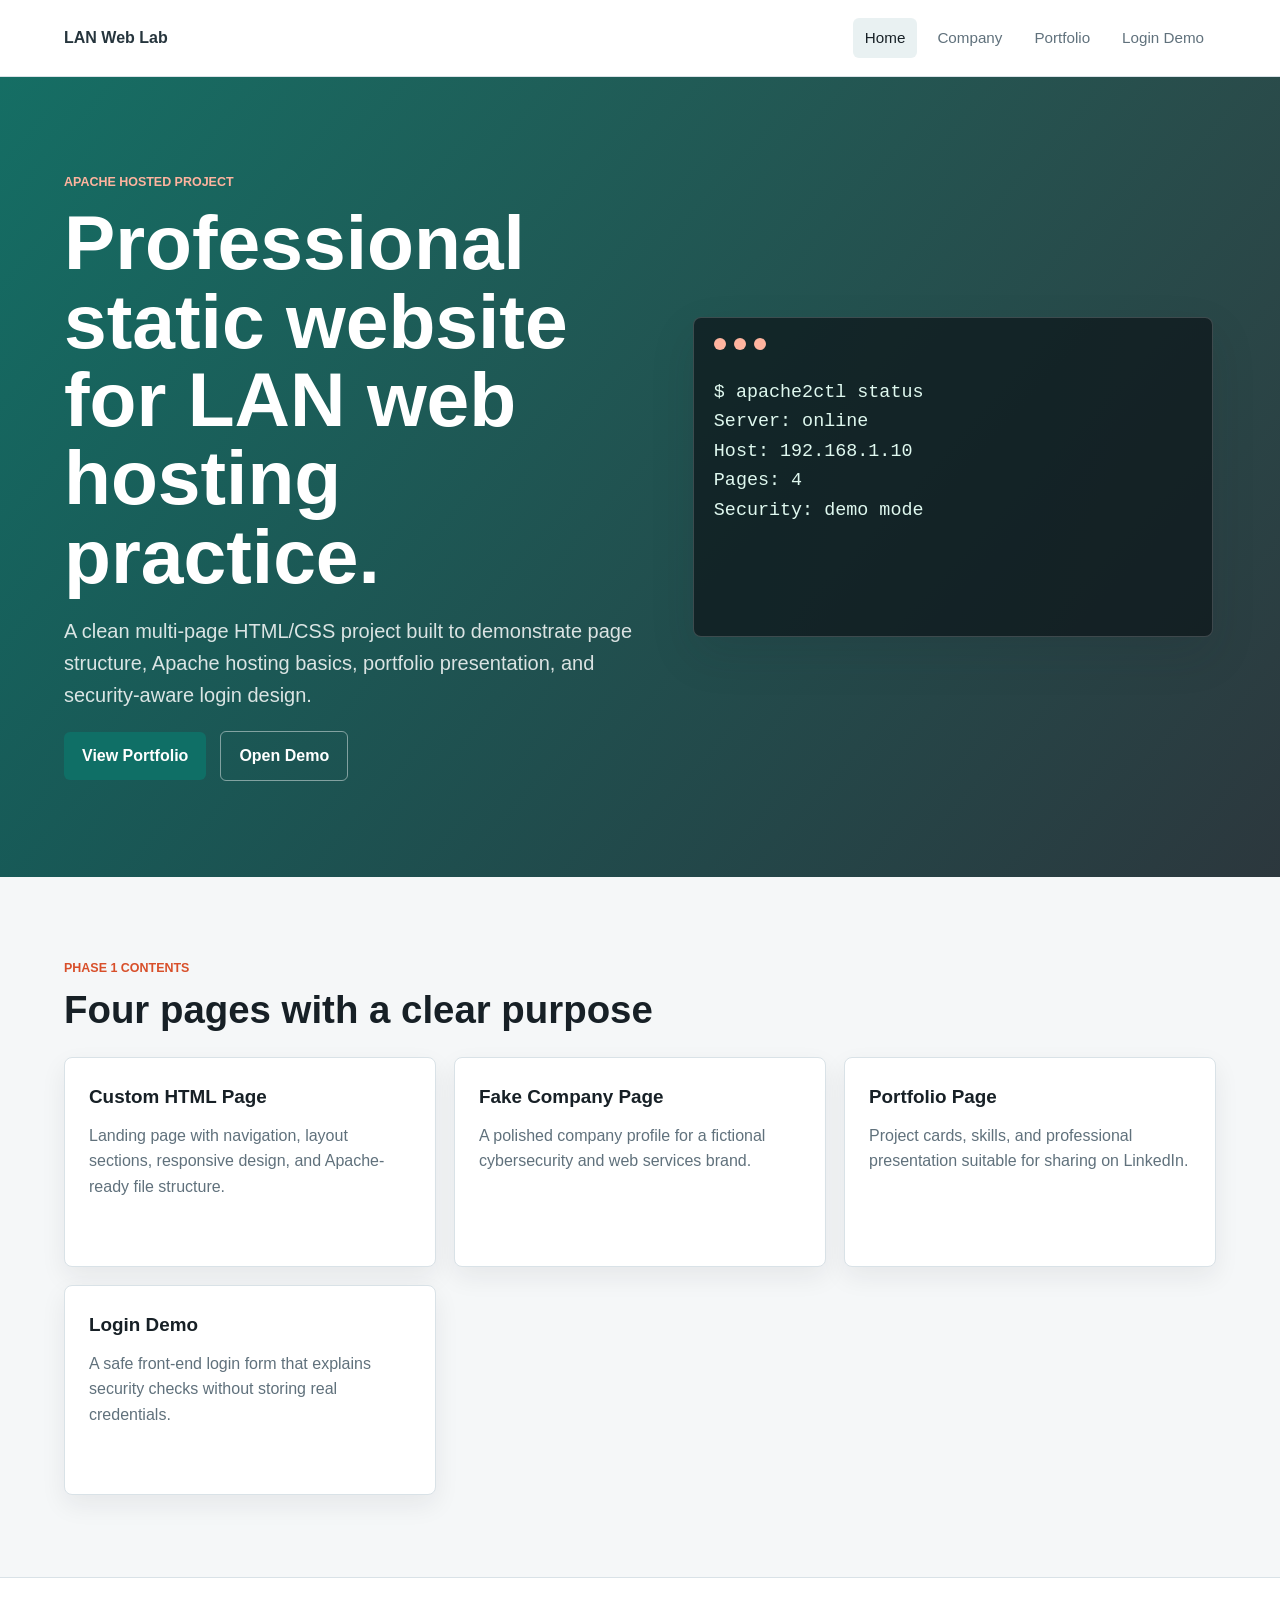
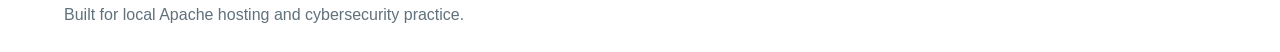
<file: index.html>
<!DOCTYPE html>
<html lang="en">
<head>
  <meta charset="UTF-8">
  <meta name="viewport" content="width=device-width, initial-scale=1.0">
  <title>LAN Web Lab | Apache Demo</title>
  <link rel="stylesheet" href="style.css">
</head>
<body>
  <header class="site-header">
    <a class="brand" href="index.html">LAN Web Lab</a>
    <nav class="nav-links" aria-label="Main navigation">
      <a href="index.html" aria-current="page">Home</a>
      <a href="company.html">Company</a>
      <a href="portfolio.html">Portfolio</a>
      <a href="login-demo.html">Login Demo</a>
    </nav>
  </header>

  <main>
    <section class="hero">
      <div class="hero-content">
        <p class="eyebrow">Apache hosted project</p>
        <h1>Professional static website for LAN web hosting practice.</h1>
        <p class="lead">A clean multi-page HTML/CSS project built to demonstrate page structure, Apache hosting basics, portfolio presentation, and security-aware login design.</p>
        <div class="hero-actions">
          <a class="button primary" href="portfolio.html">View Portfolio</a>
          <a class="button secondary" href="login-demo.html">Open Demo</a>
        </div>
      </div>
      <div class="hero-visual" aria-label="Server dashboard illustration">
        <div class="terminal-window">
          <div class="terminal-dots">
            <span></span><span></span><span></span>
          </div>
          <pre><code>$ apache2ctl status
Server: online
Host: 192.168.1.10
Pages: 4
Security: demo mode</code></pre>
        </div>
      </div>
    </section>

    <section class="section">
      <div class="section-heading">
        <p class="eyebrow">Phase 1 contents</p>
        <h2>Four pages with a clear purpose</h2>
      </div>
      <div class="feature-grid">
        <article class="feature-card">
          <h3>Custom HTML Page</h3>
          <p>Landing page with navigation, layout sections, responsive design, and Apache-ready file structure.</p>
        </article>
        <article class="feature-card">
          <h3>Fake Company Page</h3>
          <p>A polished company profile for a fictional cybersecurity and web services brand.</p>
        </article>
        <article class="feature-card">
          <h3>Portfolio Page</h3>
          <p>Project cards, skills, and professional presentation suitable for sharing on LinkedIn.</p>
        </article>
        <article class="feature-card">
          <h3>Login Demo</h3>
          <p>A safe front-end login form that explains security checks without storing real credentials.</p>
        </article>
      </div>
    </section>
  </main>

  <footer class="site-footer">
    <p>Built for local Apache hosting and cybersecurity practice.</p>
  </footer>
</body>
</html>
</file>
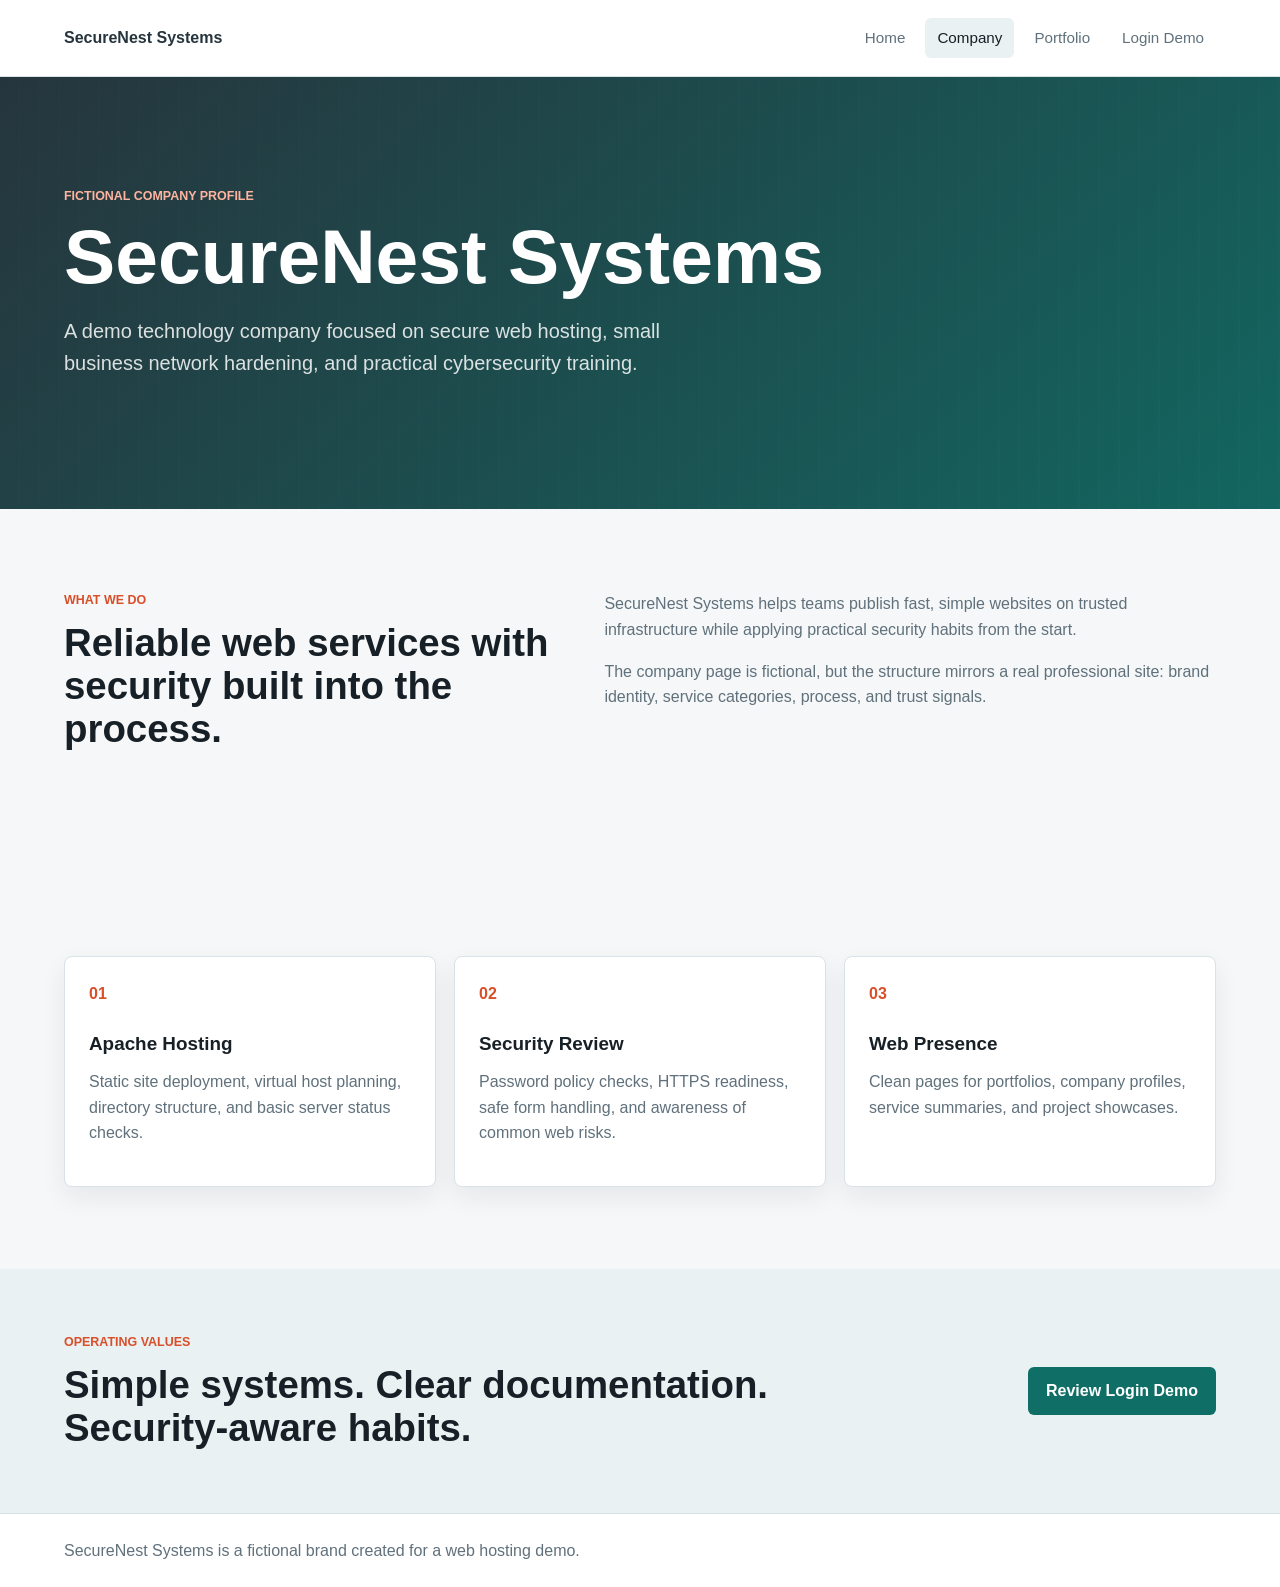
<file: company.html>
<!DOCTYPE html>
<html lang="en">
<head>
  <meta charset="UTF-8">
  <meta name="viewport" content="width=device-width, initial-scale=1.0">
  <title>SecureNest Systems | Company</title>
  <link rel="stylesheet" href="style.css">
</head>
<body>
  <header class="site-header">
    <a class="brand" href="index.html">SecureNest Systems</a>
    <nav class="nav-links" aria-label="Main navigation">
      <a href="index.html">Home</a>
      <a href="company.html" aria-current="page">Company</a>
      <a href="portfolio.html">Portfolio</a>
      <a href="login-demo.html">Login Demo</a>
    </nav>
  </header>

  <main>
    <section class="page-hero company-hero">
      <div>
        <p class="eyebrow">Fictional company profile</p>
        <h1>SecureNest Systems</h1>
        <p class="lead">A demo technology company focused on secure web hosting, small business network hardening, and practical cybersecurity training.</p>
      </div>
    </section>

    <section class="section split">
      <div>
        <p class="eyebrow">What we do</p>
        <h2>Reliable web services with security built into the process.</h2>
      </div>
      <div class="text-stack">
        <p>SecureNest Systems helps teams publish fast, simple websites on trusted infrastructure while applying practical security habits from the start.</p>
        <p>The company page is fictional, but the structure mirrors a real professional site: brand identity, service categories, process, and trust signals.</p>
      </div>
    </section>

    <section class="section">
      <div class="service-grid">
        <article class="service-card">
          <span class="card-number">01</span>
          <h3>Apache Hosting</h3>
          <p>Static site deployment, virtual host planning, directory structure, and basic server status checks.</p>
        </article>
        <article class="service-card">
          <span class="card-number">02</span>
          <h3>Security Review</h3>
          <p>Password policy checks, HTTPS readiness, safe form handling, and awareness of common web risks.</p>
        </article>
        <article class="service-card">
          <span class="card-number">03</span>
          <h3>Web Presence</h3>
          <p>Clean pages for portfolios, company profiles, service summaries, and project showcases.</p>
        </article>
      </div>
    </section>

    <section class="band">
      <div>
        <p class="eyebrow">Operating values</p>
        <h2>Simple systems. Clear documentation. Security-aware habits.</h2>
      </div>
      <a class="button primary" href="login-demo.html">Review Login Demo</a>
    </section>
  </main>

  <footer class="site-footer">
    <p>SecureNest Systems is a fictional brand created for a web hosting demo.</p>
  </footer>
</body>
</html>
</file>
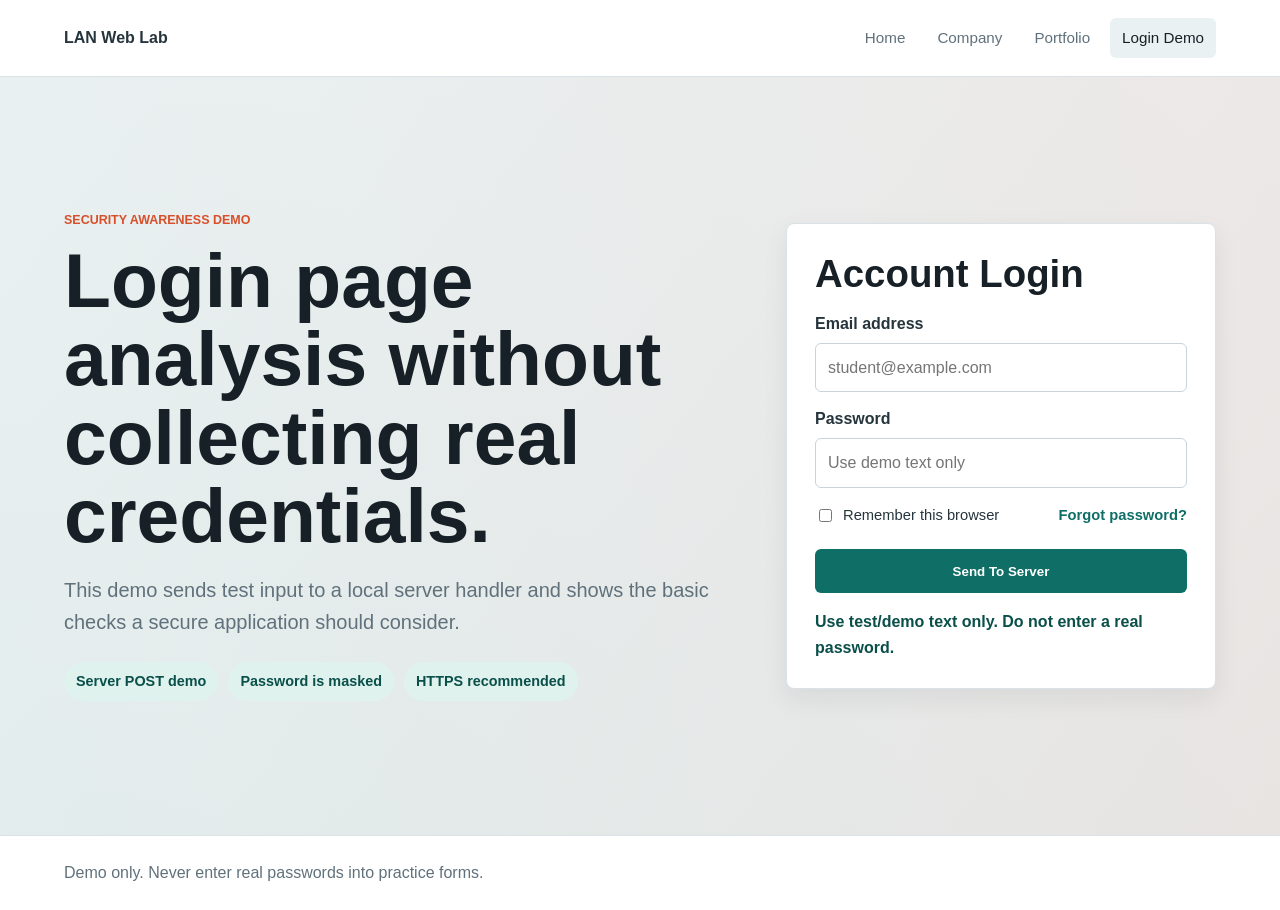
<file: login-demo.html>
<!DOCTYPE html>
<html lang="en">
<head>
  <meta charset="UTF-8">
  <meta name="viewport" content="width=device-width, initial-scale=1.0">
  <title>Login Demo | Security Awareness</title>
  <link rel="stylesheet" href="style.css">
</head>
<body>
  <header class="site-header">
    <a class="brand" href="index.html">LAN Web Lab</a>
    <nav class="nav-links" aria-label="Main navigation">
      <a href="index.html">Home</a>
      <a href="company.html">Company</a>
      <a href="portfolio.html">Portfolio</a>
      <a href="login-demo.html" aria-current="page">Login Demo</a>
    </nav>
  </header>

  <main class="login-page">
    <section class="login-layout">
      <div class="login-copy">
        <p class="eyebrow">Security awareness demo</p>
        <h1>Login page analysis without collecting real credentials.</h1>
        <p class="lead">This demo sends test input to a local server handler and shows the basic checks a secure application should consider.</p>
        <div class="security-points">
          <span>Server POST demo</span>
          <span>Password is masked</span>
          <span>HTTPS recommended</span>
        </div>
      </div>

      <form class="login-panel" action="login-submit.php" method="post">
        <h2>Account Login</h2>
        <label for="email">Email address</label>
        <input id="email" name="email" type="email" placeholder="student@example.com" autocomplete="username" required>

        <label for="password">Password</label>
        <input id="password" name="password" type="password" placeholder="Use demo text only" autocomplete="current-password" minlength="8" required>

        <div class="form-row">
          <label class="checkbox-label">
            <input type="checkbox" name="remember">
            <span>Remember this browser</span>
          </label>
          <a href="#">Forgot password?</a>
        </div>

        <button class="button primary full-width" type="submit">Send To Server</button>
        <p class="demo-message">Use test/demo text only. Do not enter a real password.</p>
      </form>
    </section>
  </main>

  <footer class="site-footer">
    <p>Demo only. Never enter real passwords into practice forms.</p>
  </footer>
</body>
</html>
</file>
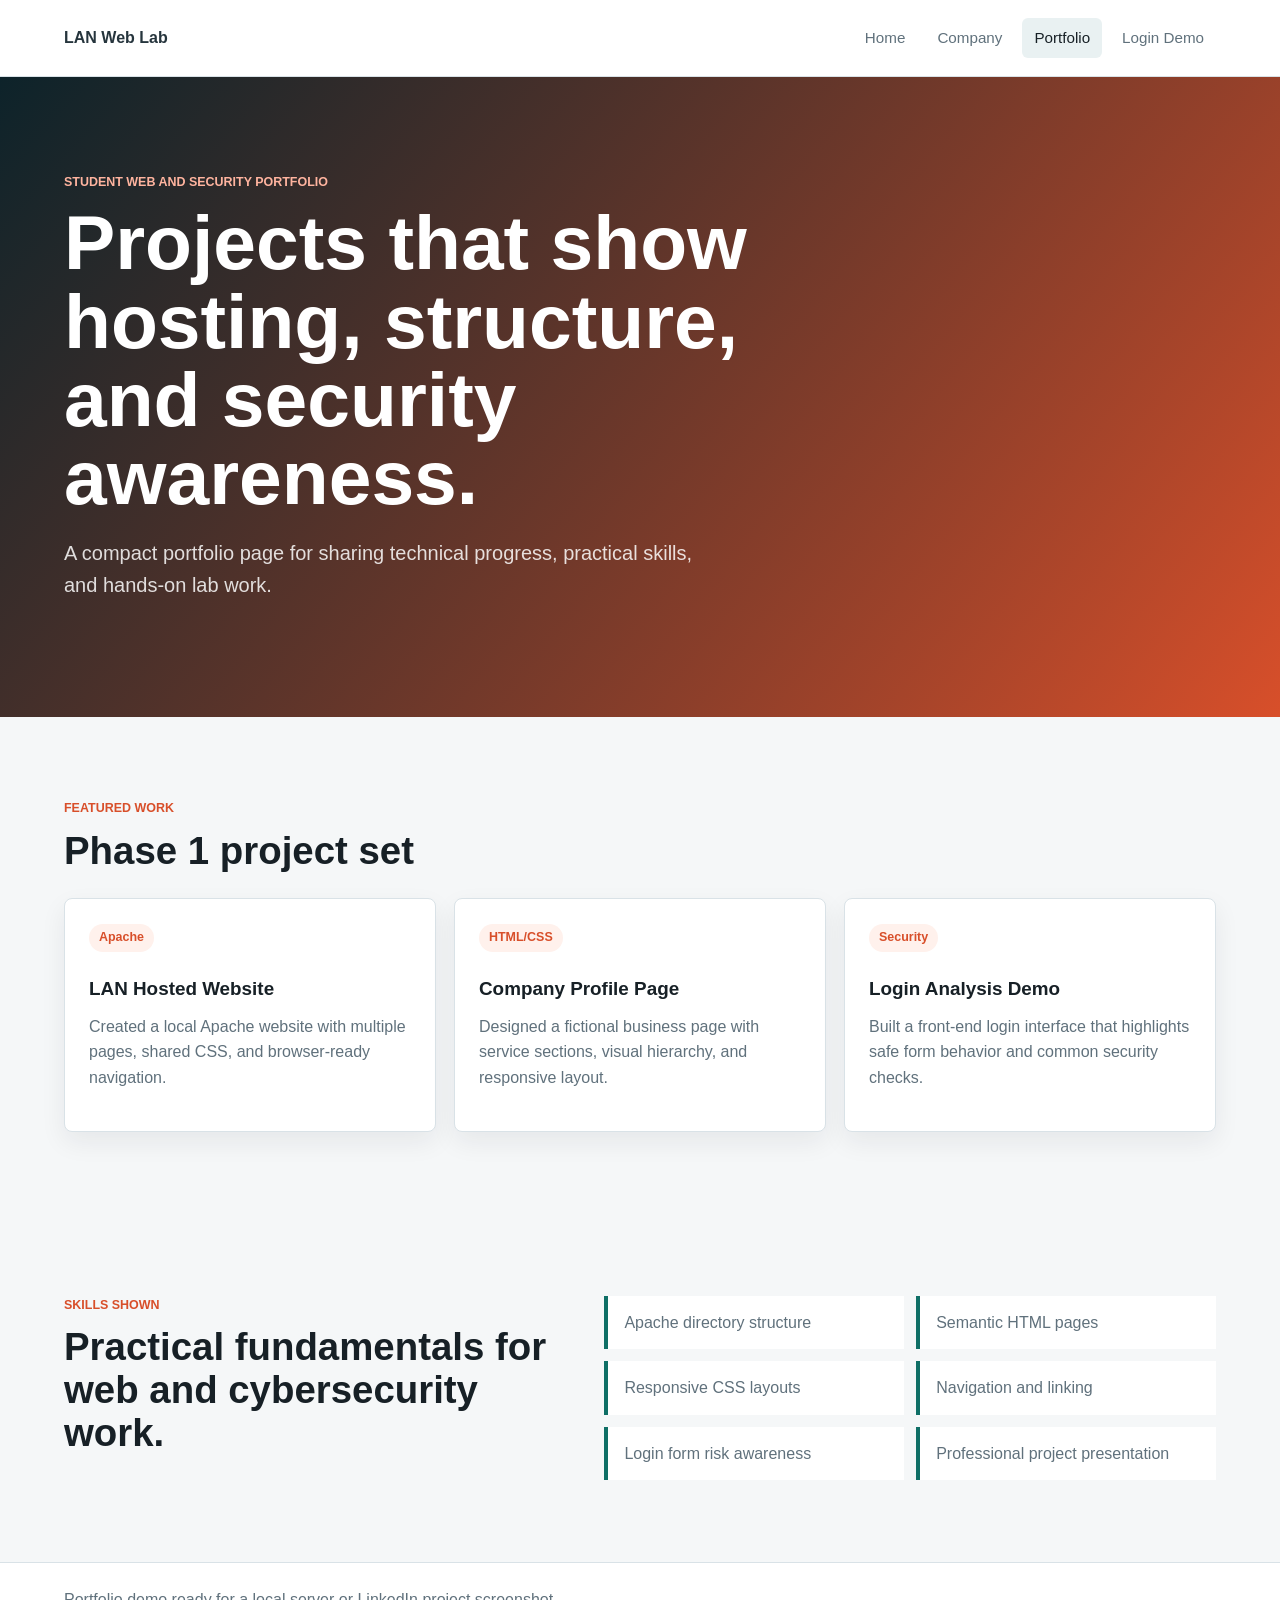
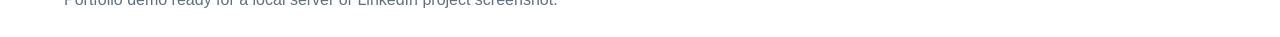
<file: portfolio.html>
<!DOCTYPE html>
<html lang="en">
<head>
  <meta charset="UTF-8">
  <meta name="viewport" content="width=device-width, initial-scale=1.0">
  <title>Portfolio | LAN Web Lab</title>
  <link rel="stylesheet" href="style.css">
</head>
<body>
  <header class="site-header">
    <a class="brand" href="index.html">LAN Web Lab</a>
    <nav class="nav-links" aria-label="Main navigation">
      <a href="index.html">Home</a>
      <a href="company.html">Company</a>
      <a href="portfolio.html" aria-current="page">Portfolio</a>
      <a href="login-demo.html">Login Demo</a>
    </nav>
  </header>

  <main>
    <section class="page-hero portfolio-hero">
      <div>
        <p class="eyebrow">Student web and security portfolio</p>
        <h1>Projects that show hosting, structure, and security awareness.</h1>
        <p class="lead">A compact portfolio page for sharing technical progress, practical skills, and hands-on lab work.</p>
      </div>
    </section>

    <section class="section">
      <div class="section-heading">
        <p class="eyebrow">Featured work</p>
        <h2>Phase 1 project set</h2>
      </div>
      <div class="project-grid">
        <article class="project-card">
          <div class="project-tag">Apache</div>
          <h3>LAN Hosted Website</h3>
          <p>Created a local Apache website with multiple pages, shared CSS, and browser-ready navigation.</p>
        </article>
        <article class="project-card">
          <div class="project-tag">HTML/CSS</div>
          <h3>Company Profile Page</h3>
          <p>Designed a fictional business page with service sections, visual hierarchy, and responsive layout.</p>
        </article>
        <article class="project-card">
          <div class="project-tag">Security</div>
          <h3>Login Analysis Demo</h3>
          <p>Built a front-end login interface that highlights safe form behavior and common security checks.</p>
        </article>
      </div>
    </section>

    <section class="section split">
      <div>
        <p class="eyebrow">Skills shown</p>
        <h2>Practical fundamentals for web and cybersecurity work.</h2>
      </div>
      <ul class="skill-list">
        <li>Apache directory structure</li>
        <li>Semantic HTML pages</li>
        <li>Responsive CSS layouts</li>
        <li>Navigation and linking</li>
        <li>Login form risk awareness</li>
        <li>Professional project presentation</li>
      </ul>
    </section>
  </main>

  <footer class="site-footer">
    <p>Portfolio demo ready for a local server or LinkedIn project screenshot.</p>
  </footer>
</body>
</html>
</file>
<file: style.css>
:root {
  --bg: #f5f7f8;
  --surface: #ffffff;
  --ink: #172026;
  --muted: #60717c;
  --line: #d9e2e7;
  --primary: #0f6f66;
  --primary-dark: #0a4f49;
  --accent: #d84f2a;
  --accent-soft: #fff1ec;
  --steel: #26353d;
  --shadow: 0 18px 45px rgba(23, 32, 38, 0.12);
}

* {
  box-sizing: border-box;
}

body {
  margin: 0;
  font-family: Arial, Helvetica, sans-serif;
  color: var(--ink);
  background: var(--bg);
  line-height: 1.6;
}

a {
  color: inherit;
  text-decoration: none;
}

.site-header {
  position: sticky;
  top: 0;
  z-index: 20;
  display: flex;
  align-items: center;
  justify-content: space-between;
  gap: 24px;
  padding: 18px clamp(18px, 5vw, 72px);
  background: rgba(255, 255, 255, 0.92);
  border-bottom: 1px solid var(--line);
  backdrop-filter: blur(12px);
}

.brand {
  font-weight: 800;
  color: var(--steel);
}

.nav-links {
  display: flex;
  flex-wrap: wrap;
  gap: 8px;
  justify-content: flex-end;
}

.nav-links a {
  padding: 8px 12px;
  border-radius: 6px;
  color: var(--muted);
  font-size: 0.95rem;
}

.nav-links a:hover,
.nav-links a[aria-current="page"] {
  color: var(--ink);
  background: #e9f1f2;
}

.hero,
.page-hero {
  min-height: 72vh;
  display: grid;
  align-items: center;
  gap: 44px;
  padding: clamp(48px, 8vw, 96px) clamp(18px, 5vw, 72px);
}

.hero {
  grid-template-columns: minmax(0, 1.05fr) minmax(280px, 0.95fr);
  background:
    linear-gradient(135deg, rgba(15, 111, 102, 0.92), rgba(38, 53, 61, 0.94)),
    linear-gradient(45deg, #0f6f66, #d84f2a);
  color: #ffffff;
}

.page-hero {
  min-height: 48vh;
  background: var(--steel);
  color: #ffffff;
}

.company-hero {
  background:
    linear-gradient(135deg, rgba(38, 53, 61, 0.94), rgba(15, 111, 102, 0.84)),
    repeating-linear-gradient(90deg, #26353d 0 18px, #31444d 18px 20px);
}

.portfolio-hero {
  background:
    linear-gradient(135deg, rgba(13, 35, 42, 0.93), rgba(216, 79, 42, 0.78)),
    linear-gradient(90deg, #0d232a, #d84f2a);
}

.hero-content,
.page-hero > div,
.section-heading {
  max-width: 760px;
}

.eyebrow {
  margin: 0 0 10px;
  color: var(--accent);
  font-size: 0.78rem;
  font-weight: 800;
  letter-spacing: 0;
  text-transform: uppercase;
}

.hero .eyebrow,
.page-hero .eyebrow {
  color: #ffb49f;
}

h1,
h2,
h3,
p {
  margin-top: 0;
}

h1 {
  margin-bottom: 20px;
  font-size: clamp(2.4rem, 6vw, 5rem);
  line-height: 1.02;
}

h2 {
  margin-bottom: 16px;
  font-size: clamp(1.7rem, 3vw, 2.6rem);
  line-height: 1.12;
}

h3 {
  margin-bottom: 10px;
  font-size: 1.18rem;
}

.lead {
  max-width: 660px;
  color: rgba(255, 255, 255, 0.84);
  font-size: clamp(1.05rem, 2vw, 1.25rem);
}

.section .lead,
.feature-card p,
.service-card p,
.project-card p,
.text-stack,
.skill-list {
  color: var(--muted);
}

.hero-actions,
.band {
  display: flex;
  align-items: center;
  flex-wrap: wrap;
  gap: 14px;
}

.button {
  display: inline-flex;
  align-items: center;
  justify-content: center;
  min-height: 44px;
  padding: 11px 18px;
  border: 0;
  border-radius: 6px;
  font-weight: 800;
  cursor: pointer;
}

.button.primary {
  color: #ffffff;
  background: var(--primary);
}

.button.primary:hover {
  background: var(--primary-dark);
}

.button.secondary {
  color: #ffffff;
  border: 1px solid rgba(255, 255, 255, 0.45);
}

.full-width {
  width: 100%;
}

.hero-visual {
  display: flex;
  justify-content: center;
}

.terminal-window {
  width: min(100%, 520px);
  min-height: 320px;
  padding: 20px;
  border: 1px solid rgba(255, 255, 255, 0.18);
  border-radius: 8px;
  background: rgba(13, 22, 26, 0.72);
  box-shadow: var(--shadow);
}

.terminal-dots {
  display: flex;
  gap: 8px;
  margin-bottom: 28px;
}

.terminal-dots span {
  width: 12px;
  height: 12px;
  border-radius: 50%;
  background: #ffb49f;
}

pre {
  margin: 0;
  white-space: pre-wrap;
  color: #dff8ef;
  font-size: clamp(1rem, 2vw, 1.15rem);
}

.section {
  padding: clamp(44px, 7vw, 82px) clamp(18px, 5vw, 72px);
}

.split {
  display: grid;
  grid-template-columns: minmax(0, 0.9fr) minmax(280px, 1.1fr);
  gap: 40px;
}

.feature-grid,
.service-grid,
.project-grid {
  display: grid;
  grid-template-columns: repeat(3, minmax(0, 1fr));
  gap: 18px;
  margin-top: 26px;
}

.feature-card,
.service-card,
.project-card,
.login-panel {
  border: 1px solid var(--line);
  border-radius: 8px;
  background: var(--surface);
  box-shadow: 0 10px 26px rgba(23, 32, 38, 0.07);
}

.feature-card,
.service-card,
.project-card {
  min-height: 210px;
  padding: 24px;
}

.card-number,
.project-tag {
  display: inline-flex;
  margin-bottom: 22px;
  color: var(--accent);
  font-weight: 800;
}

.project-tag {
  padding: 4px 10px;
  border-radius: 999px;
  background: var(--accent-soft);
  font-size: 0.78rem;
}

.band {
  justify-content: space-between;
  padding: clamp(36px, 6vw, 64px) clamp(18px, 5vw, 72px);
  background: #e9f1f2;
}

.band h2 {
  max-width: 780px;
  margin-bottom: 0;
}

.skill-list {
  display: grid;
  grid-template-columns: repeat(2, minmax(0, 1fr));
  gap: 12px;
  margin: 0;
  padding: 0;
  list-style: none;
}

.skill-list li {
  padding: 14px 16px;
  border-left: 4px solid var(--primary);
  background: #ffffff;
}

.login-page {
  background:
    linear-gradient(135deg, rgba(245, 247, 248, 0.95), rgba(233, 241, 242, 0.92)),
    linear-gradient(90deg, #0f6f66, #d84f2a);
}

.login-layout {
  min-height: calc(100vh - 142px);
  display: grid;
  grid-template-columns: minmax(0, 1fr) minmax(320px, 430px);
  align-items: center;
  gap: 44px;
  padding: clamp(42px, 8vw, 92px) clamp(18px, 5vw, 72px);
}

.login-copy .lead {
  color: var(--muted);
}

.security-points {
  display: flex;
  flex-wrap: wrap;
  gap: 10px;
  margin-top: 24px;
}

.security-points span {
  padding: 8px 12px;
  border-radius: 999px;
  color: var(--primary-dark);
  background: #dff2ee;
  font-weight: 700;
  font-size: 0.9rem;
}

.login-panel {
  padding: 28px;
}

.login-panel label {
  display: block;
  margin: 14px 0 6px;
  color: var(--steel);
  font-weight: 700;
}

.login-panel input[type="email"],
.login-panel input[type="password"] {
  width: 100%;
  min-height: 46px;
  padding: 11px 12px;
  border: 1px solid #c8d4da;
  border-radius: 6px;
  font: inherit;
}

.login-panel input:focus {
  outline: 3px solid rgba(15, 111, 102, 0.18);
  border-color: var(--primary);
}

.form-row {
  display: flex;
  align-items: center;
  justify-content: space-between;
  gap: 14px;
  margin: 16px 0 22px;
  font-size: 0.92rem;
}

.checkbox-label {
  display: inline-flex !important;
  align-items: center;
  gap: 8px;
  margin: 0 !important;
  font-weight: 400 !important;
}

.form-row a {
  color: var(--primary);
  font-weight: 700;
}

.demo-message {
  min-height: 24px;
  margin: 16px 0 0;
  color: var(--primary-dark);
  font-weight: 700;
}

.result-panel {
  align-self: center;
}

.result-list {
  display: grid;
  gap: 12px;
  margin: 0 0 22px;
}

.result-list div {
  display: grid;
  grid-template-columns: 150px minmax(0, 1fr);
  gap: 12px;
  padding: 12px 0;
  border-bottom: 1px solid var(--line);
}

.result-list dt {
  color: var(--muted);
  font-weight: 800;
}

.result-list dd {
  margin: 0;
  overflow-wrap: anywhere;
  color: var(--ink);
}

.site-footer {
  padding: 24px clamp(18px, 5vw, 72px);
  color: var(--muted);
  border-top: 1px solid var(--line);
  background: #ffffff;
}

.site-footer p {
  margin: 0;
}

@media (max-width: 880px) {
  .site-header,
  .hero,
  .page-hero,
  .section,
  .band,
  .login-layout {
    padding-left: 20px;
    padding-right: 20px;
  }

  .site-header {
    align-items: flex-start;
    flex-direction: column;
  }

  .nav-links {
    justify-content: flex-start;
  }

  .hero,
  .split,
  .login-layout {
    grid-template-columns: 1fr;
  }

  .feature-grid,
  .service-grid,
  .project-grid,
  .skill-list {
    grid-template-columns: 1fr;
  }

  .hero {
    min-height: auto;
  }
}

@media (max-width: 520px) {
  h1 {
    font-size: 2.25rem;
  }

  .form-row {
    align-items: flex-start;
    flex-direction: column;
  }

  .result-list div {
    grid-template-columns: 1fr;
    gap: 2px;
  }

  .button {
    width: 100%;
  }
}
</file>
